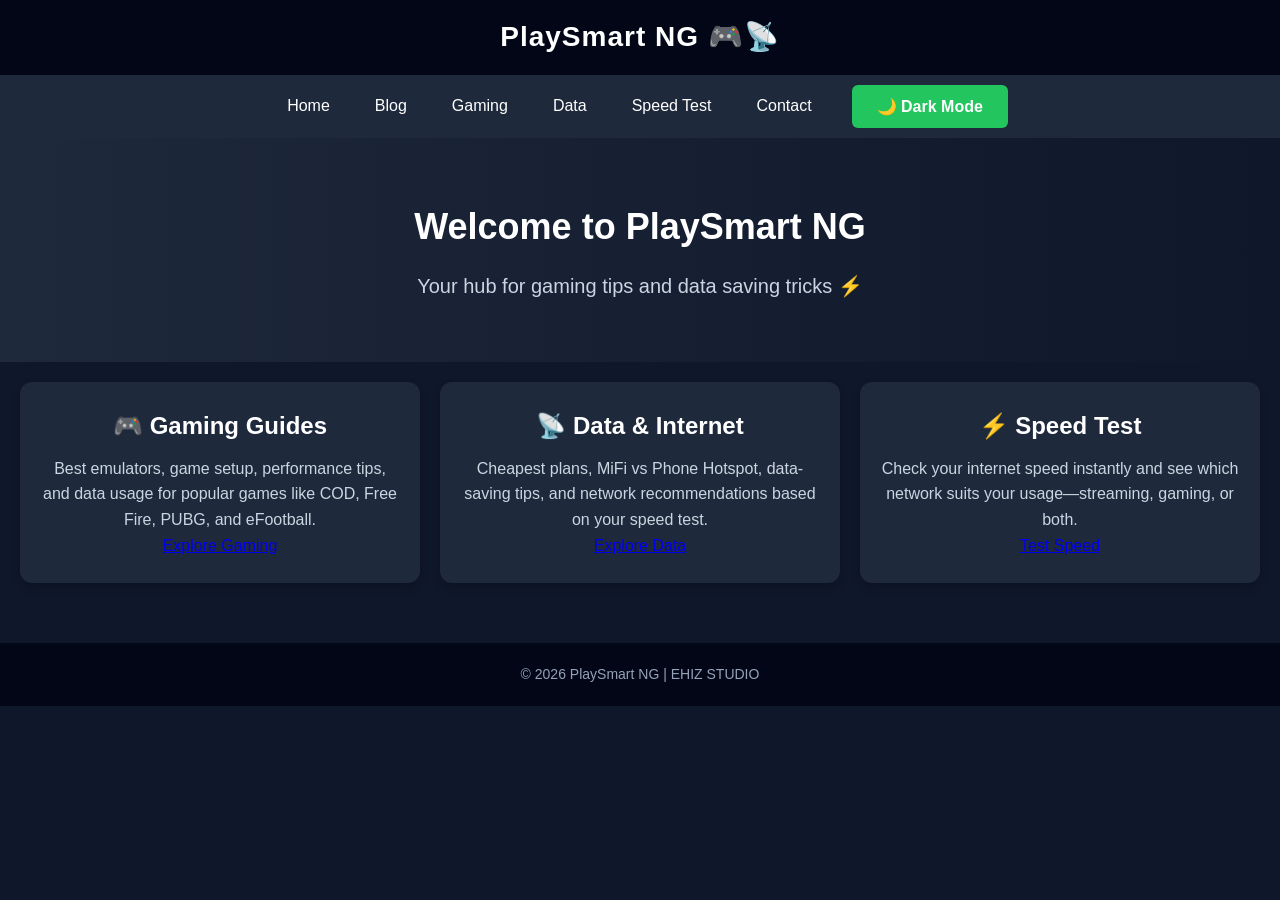
<file: index.html>
<!DOCTYPE html>
<html lang="en">
<head>
  <meta charset="UTF-8">
  <meta name="viewport" content="width=device-width, initial-scale=1.0">
  <title>PlaySmart NG</title>
  <!-- Link CSS -->
  <link rel="stylesheet" href="style.css">
</head>

<body>

<header>PlaySmart NG 🎮📡</header>

<nav>
  <a href="index.html">Home</a>
  <a href="blog.html">Blog</a>
  <a href="gaming.html">Gaming</a>
  <a href="data.html">Data</a>
  <a href="speed-test.html">Speed Test</a>
  <a href="contact.html">Contact</a>
  <button id="dark-mode-toggle" style="margin-left:10px;">🌙 Dark Mode</button>
</nav>

<section class="hero">
  <h1>Welcome to PlaySmart NG</h1>
  <p>Your hub for gaming tips and data saving tricks ⚡</p>
</section>

<section class="sections">

  <div class="card">
    <h2>🎮 Gaming Guides</h2>
    <p>Best emulators, game setup, performance tips, and data usage for popular games like COD, Free Fire, PUBG, and eFootball.</p>
    <a href="gaming.html" class="btn">Explore Gaming</a>
  </div>

  <div class="card">
    <h2>📡 Data & Internet</h2>
    <p>Cheapest plans, MiFi vs Phone Hotspot, data-saving tips, and network recommendations based on your speed test.</p>
    <a href="data.html" class="btn">Explore Data</a>
  </div>

  <div class="card">
    <h2>⚡ Speed Test</h2>
    <p>Check your internet speed instantly and see which network suits your usage—streaming, gaming, or both.</p>
    <a href="speed-test.html" class="btn">Test Speed</a>
  </div>

</section>

<footer>
  © 2026 PlaySmart NG | EHIZ STUDIO
</footer>

<!-- Link JS -->
<script src="script.js"></script>

</body>
</html>
</file>
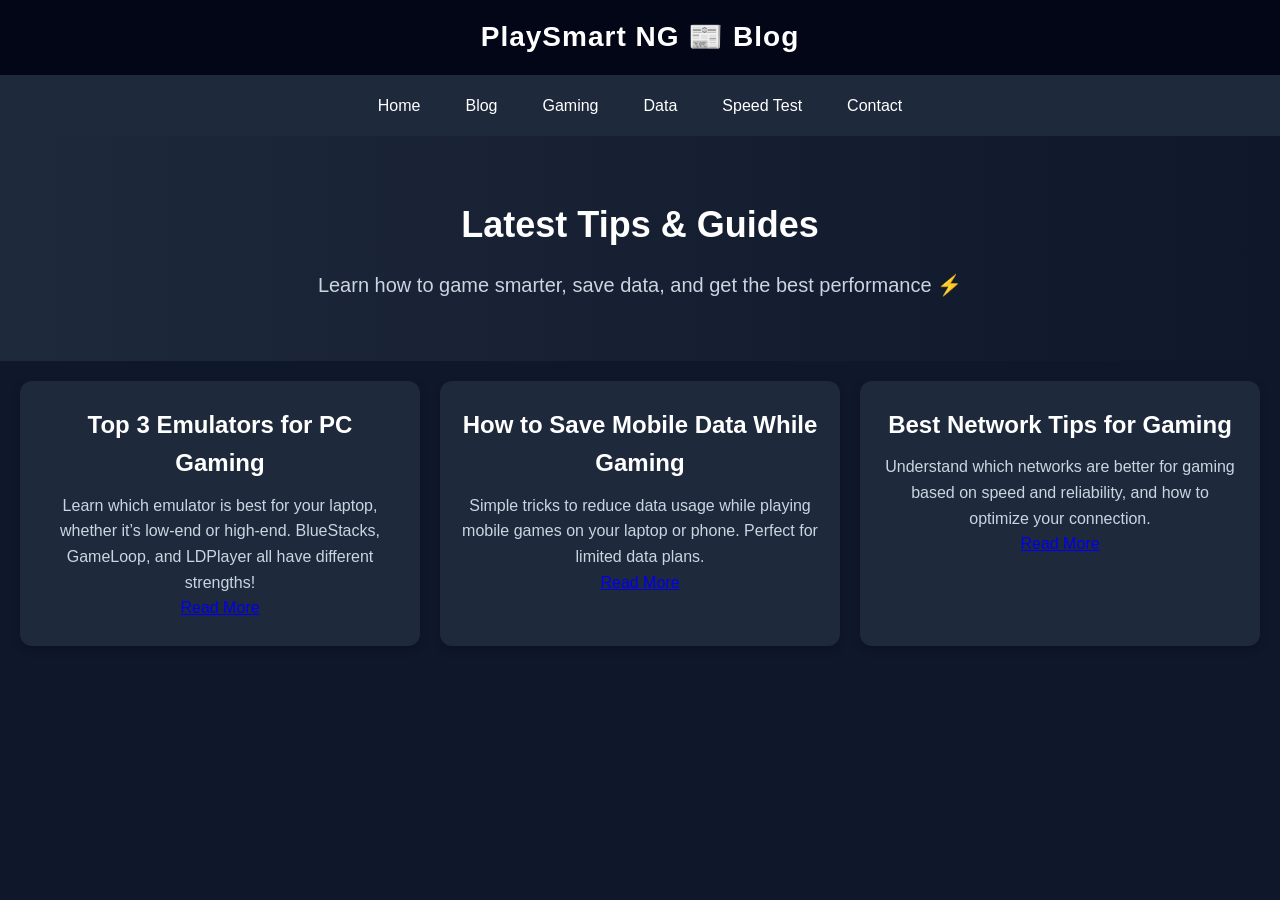
<file: blog.html>
<!DOCTYPE html>
<html lang="en">
<head>
  <meta charset="UTF-8">
  <title>Blog - PlaySmart NG</title>
  <link rel="stylesheet" href="style.css">
</head>
<body>

<header>PlaySmart NG 📰 Blog</header>

<nav>
  <a href="index.html">Home</a>
  <a href="blog.html">Blog</a>
  <a href="gaming.html">Gaming</a>
  <a href="data.html">Data</a>
  <a href="speed-test.html">Speed Test</a>
  <a href="contact.html">Contact</a>
</nav>

<section class="hero">
  <h1>Latest Tips & Guides</h1>
  <p>Learn how to game smarter, save data, and get the best performance ⚡</p>
</section>

<section class="sections">

  <!-- Blog Post 1 -->
  <div class="card">
    <h2>Top 3 Emulators for PC Gaming</h2>
    <p>Learn which emulator is best for your laptop, whether it’s low-end or high-end. BlueStacks, GameLoop, and LDPlayer all have different strengths!</p>
    <a href="gaming.html" class="btn">Read More</a>
  </div>

  <!-- Blog Post 2 -->
  <div class="card">
    <h2>How to Save Mobile Data While Gaming</h2>
    <p>Simple tricks to reduce data usage while playing mobile games on your laptop or phone. Perfect for limited data plans.</p>
    <a href="data.html" class="btn">Read More</a>
  </div>

  <!-- Blog Post 3 -->
  <div class="card">
    <h2>Best Network Tips for Gaming</h2>
    <p>Understand which networks are better for gaming based on speed and reliability, and how to optimize your connection.</p>
    <a href="data.html" class="btn">Read More</a>
  </div>

</section>

</body>
</html>
</file>
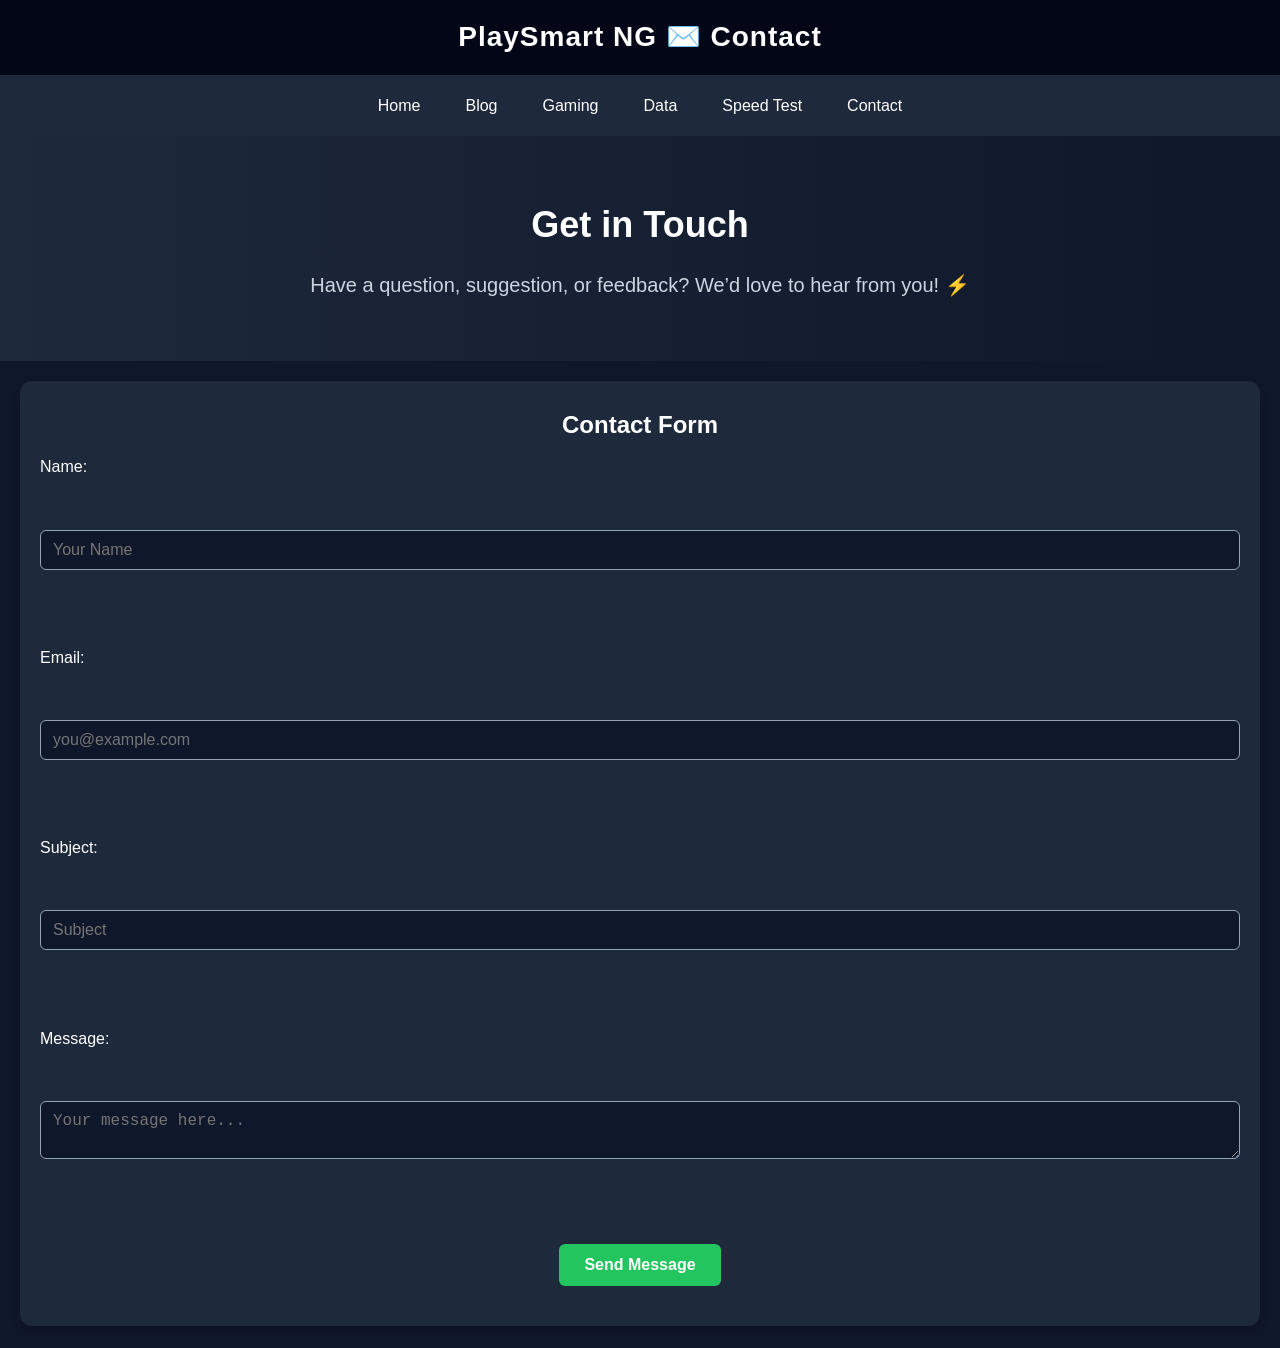
<file: contact.html>
<!DOCTYPE html>
<html lang="en">
<head>
  <meta charset="UTF-8">
  <title>Contact - PlaySmart NG</title>
  <link rel="stylesheet" href="style.css">
</head>
<body>

<header>PlaySmart NG ✉️ Contact</header>

<nav>
  <a href="index.html">Home</a>
  <a href="blog.html">Blog</a>
  <a href="gaming.html">Gaming</a>
  <a href="data.html">Data</a>
  <a href="speed-test.html">Speed Test</a>
  <a href="contact.html">Contact</a>
</nav>

<section class="hero">
  <h1>Get in Touch</h1>
  <p>Have a question, suggestion, or feedback? We’d love to hear from you! ⚡</p>
</section>

<section class="sections">

  <div class="card">
    <h2>Contact Form</h2>
    <form id="contact-form" method="POST">
      <!-- Web3Forms API Key -->
      <input type="hidden" name="access_key" value="79a95c5c-5706-470c-9382-e4563a9148c3" />

      <label for="name">Name:</label><br>
      <input type="text" id="name" name="name" placeholder="Your Name" required><br><br>

      <label for="email">Email:</label><br>
      <input type="email" id="email" name="email" placeholder="you@example.com" required><br><br>

      <label for="subject">Subject:</label><br>
      <input type="text" id="subject" name="subject" placeholder="Subject" required><br><br>

      <label for="message">Message:</label><br>
      <textarea id="message" name="message" placeholder="Your message here..." required></textarea><br><br>

      <button type="submit">Send Message</button>
    </form>
    <div id="form-response" style="margin-top: 15px; font-weight:bold;"></div>
  </div>

</section>

<script>
  const form = document.getElementById('contact-form');
  const response = document.getElementById('form-response');

  form.addEventListener('submit', async function(e) {
    e.preventDefault();

    response.style.color = "black";
    response.textContent = "Sending... ⏳";

    const formData = new FormData(form);

    try {
      const res = await fetch('https://api.web3forms.com/submit', {
        method: 'POST',
        body: formData
      });
      const data = await res.json();

      if (data.success) {
        response.style.color = "green";
        response.textContent = `✅ Thank you, ${formData.get('name')}! Your message has been sent.`;
        form.reset();
      } else {
        throw new Error(data.message || "Failed to send message");
      }
    } catch (err) {
      response.style.color = "red";
      response.textContent = `⚠️ Error: ${err.message}`;
    }
  });
</script>

</body>
</html>
</file>
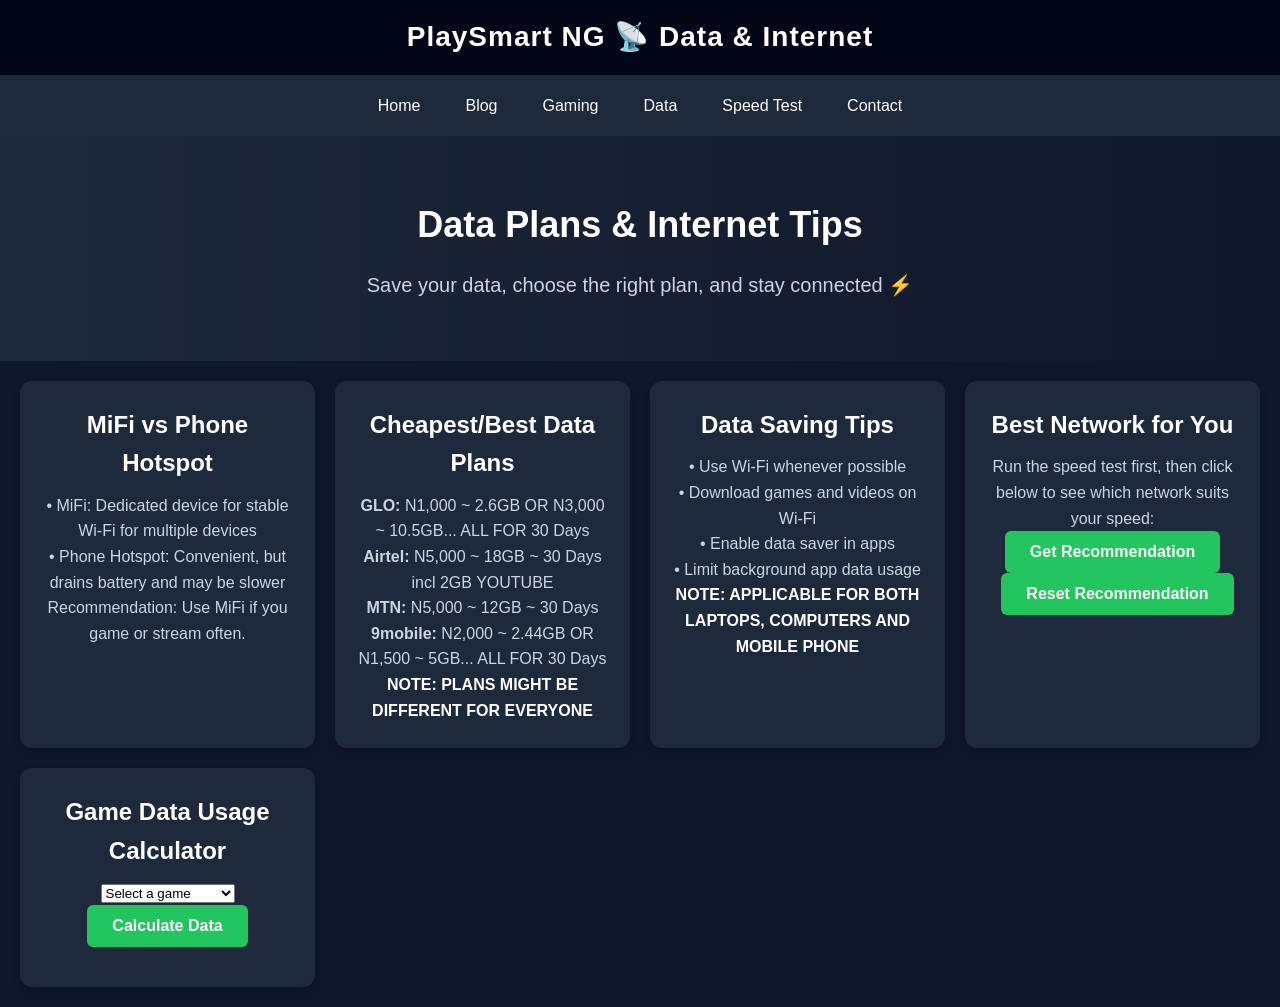
<file: data.html>
<!DOCTYPE html>
<html lang="en">
<head>
  <meta charset="UTF-8">
  <title>Data & Internet - PlaySmart NG</title>
  <link rel="stylesheet" href="style.css">
</head>
<body>

<header>PlaySmart NG 📡 Data & Internet</header>

<nav>
  <a href="index.html">Home</a>
  <a href="blog.html">Blog</a>
  <a href="gaming.html">Gaming</a>
  <a href="data.html">Data</a>
  <a href="speed-test.html">Speed Test</a>
  <a href="contact.html">Contact</a>
</nav>

<section class="hero">
  <h1>Data Plans & Internet Tips</h1>
  <p>Save your data, choose the right plan, and stay connected ⚡</p>
</section>

<section class="sections">

  <!-- Card 1: MiFi vs Phone Hotspot -->
  <div class="card">
    <h2>MiFi vs Phone Hotspot</h2>
    <p>
      • MiFi: Dedicated device for stable Wi-Fi for multiple devices<br>
      • Phone Hotspot: Convenient, but drains battery and may be slower<br>
      Recommendation: Use MiFi if you game or stream often.
    </p>
  </div>

  <!-- Card 2: Cheapest/Best Data Plans -->
  <div class="card">
    <h2>Cheapest/Best Data Plans</h2>
    <p>
      <strong>GLO:</strong> N1,000 ~ 2.6GB OR N3,000 ~ 10.5GB... ALL FOR 30 Days<br>
      <strong>Airtel:</strong> N5,000 ~ 18GB ~ 30 Days incl 2GB YOUTUBE<br>
      <strong>MTN:</strong> N5,000 ~ 12GB ~ 30 Days<br>
      <strong>9mobile:</strong> N2,000 ~ 2.44GB OR N1,500 ~ 5GB... ALL FOR 30 Days
    </p>
    <strong>NOTE: PLANS MIGHT BE DIFFERENT FOR EVERYONE</strong>
  </div>

  <!-- Card 3: Data Saving Tips -->
  <div class="card">
    <h2>Data Saving Tips</h2>
    <p>
      • Use Wi-Fi whenever possible<br>
      • Download games and videos on Wi-Fi<br>
      • Enable data saver in apps<br>
      • Limit background app data usage
    </p>
    <strong>NOTE: APPLICABLE FOR BOTH LAPTOPS, COMPUTERS AND MOBILE PHONE</strong>
  </div>

  <!-- Card 4: Network Recommendation -->
  <div class="card">
    <h2>Best Network for You</h2>
    <p>Run the speed test first, then click below to see which network suits your speed:</p>
    <button onclick="recommendNetwork()">Get Recommendation</button>
    <button onclick="resetNetworkRecommendation()" style="margin-left:10px;">Reset Recommendation</button>
    <div id="network-result" style="margin-top:15px; font-weight:bold;"></div>
  </div>

  <!-- Card 5: Game Data Usage Calculator -->
  <div class="card">
    <h2>Game Data Usage Calculator</h2>
    <select id="game-select">
      <option value="" disabled selected>Select a game</option>
      <option value="COD">Call of Duty Mobile</option>
      <option value="FreeFire">Free Fire</option>
      <option value="PUBG">PUBG Mobile</option>
      <option value="Efootball">Efootball</option>
    </select>
    <button onclick="calculateData()">Calculate Data</button>
    <div id="data-result" style="margin-top: 15px; font-weight:bold;"></div>
  </div>

</section>

<!-- Scripts -->
<script>
  // ------------------------------
  // Network Recommendation
  // ------------------------------
  function recommendNetwork() {
    let networkResult = document.getElementById("network-result");
    let lastSpeed = localStorage.getItem("lastSpeed");

    if (!lastSpeed) {
      networkResult.innerHTML = "⚠️ Please run the Speed Test first!";
      return;
    }

    lastSpeed = parseFloat(lastSpeed);
    let message = "";

    if (lastSpeed < 2) {
      message = "😢 Your network is very slow. Consider GLO or Airtel for basic browsing.";
    } else if (lastSpeed < 5) {
      message = "📱 Your network is okay for streaming. MTN or 9mobile might work best.";
    } else if (lastSpeed < 10) {
      message = "🎬 Your network is good for streaming. All major providers (GLO, MTN, Airtel, 9mobile) are fine.";
    } else if (lastSpeed < 20) {
      message = "🎮 Your network is great for gaming & streaming. MTN or GLO recommended for stable connection.";
    } else {
      message = "🚀 Excellent network! Any provider will work perfectly, even for heavy gaming.";
    }

    networkResult.innerHTML = message;
  }

  function resetNetworkRecommendation() {
    localStorage.removeItem("lastSpeed");
    let networkResult = document.getElementById("network-result");
    if (networkResult) networkResult.innerHTML = "⚠️ Recommendation reset. Run the speed test again!";
    let result = document.getElementById("result");
    if (result) result.innerHTML = "";
  }

  // ------------------------------
  // Game Data Usage Calculator
  // ------------------------------
  function calculateData() {
    const game = document.getElementById("game-select").value;
    const result = document.getElementById("data-result");

    if (!game) {
      result.style.color = "red";
      result.textContent = "⚠️ Please select a game!";
      return;
    }

    const usage = {
      "COD": 100,       // MB per hour
      "FreeFire": 50,
      "PUBG": 150,
      "Efootball": 70
    };

    result.style.color = "green";
    result.textContent = `🎮 ${game} uses roughly ${usage[game]} MB per hour.`;
  }
</script>

</body>
</html>
</file>
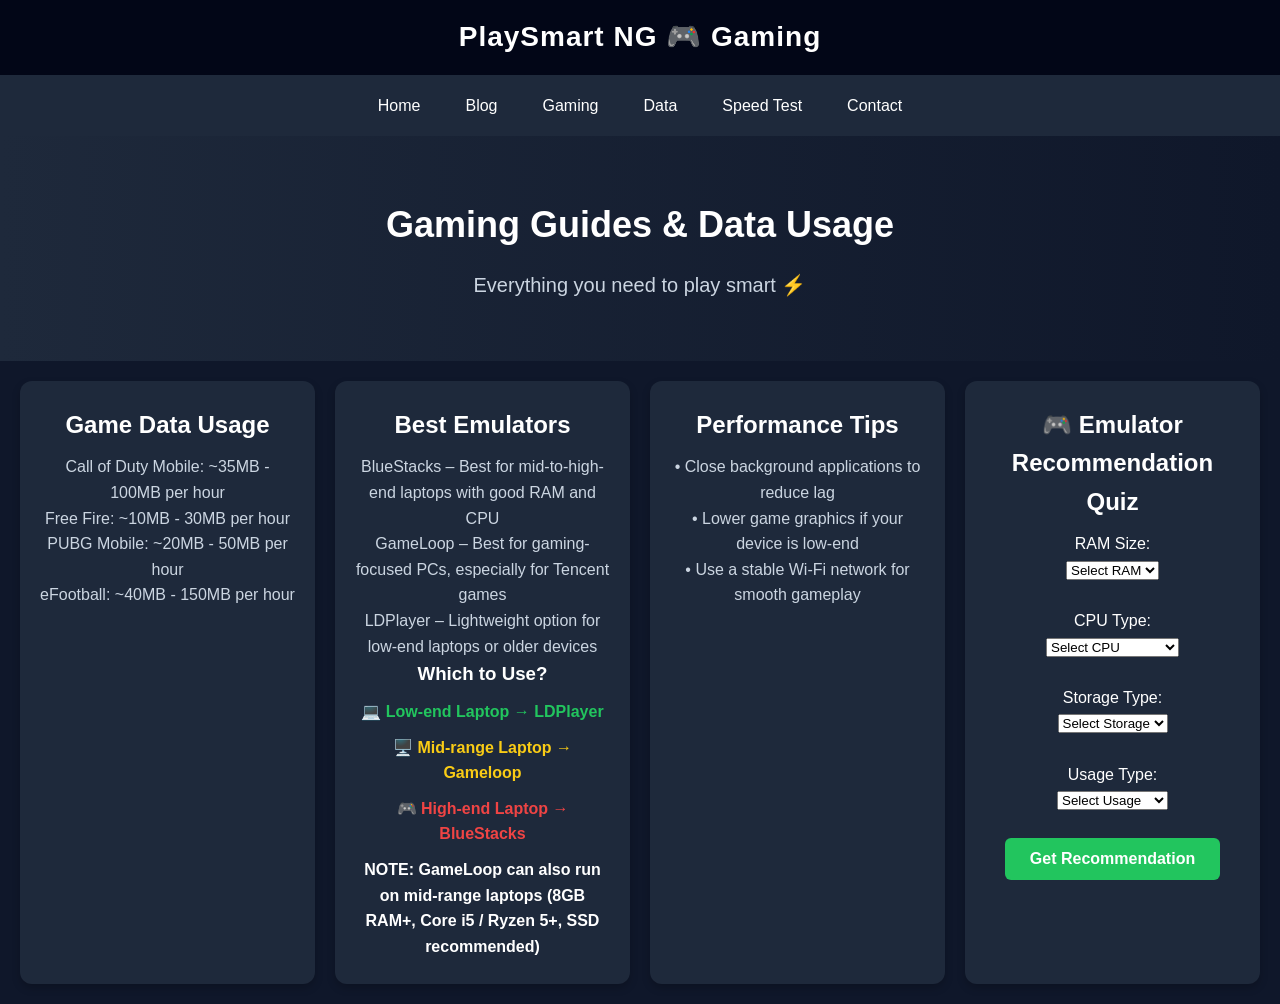
<file: gaming.html>
<!DOCTYPE html>
<html lang="en">
<head>
  <meta charset="UTF-8">
  <title>Gaming - PlaySmart NG</title>
  <link rel="stylesheet" href="style.css">
</head>
<body>

<header>PlaySmart NG 🎮 Gaming</header>

<nav>
  <a href="index.html">Home</a>
  <a href="blog.html">Blog</a>
  <a href="gaming.html">Gaming</a>
  <a href="data.html">Data</a>
  <a href="speed-test.html">Speed Test</a>
  <a href="contact.html">Contact</a>
</nav>

<section class="hero">
  <h1>Gaming Guides & Data Usage</h1>
  <p>Everything you need to play smart ⚡</p>
</section>

<section class="sections">

  <!-- Card 1: Game Data Usage -->
  <div class="card">
    <h2>Game Data Usage</h2>
    <p>
      Call of Duty Mobile: ~35MB - 100MB per hour<br>
      Free Fire: ~10MB - 30MB per hour<br>
      PUBG Mobile: ~20MB - 50MB per hour<br>
      eFootball: ~40MB - 150MB per hour
    </p>
  </div>

  <!-- Card 2: Best Emulators -->
  <div class="card">
    <h2>Best Emulators</h2>
    <p>
      BlueStacks – Best for mid-to-high-end laptops with good RAM and CPU<br>
      GameLoop – Best for gaming-focused PCs, especially for Tencent games<br>
      LDPlayer – Lightweight option for low-end laptops or older devices
    </p>

    <h3>Which to Use?</h3>
    <ul class="emulator-list">
      <li class="low">💻 Low-end Laptop → LDPlayer</li>
      <li class="mid">🖥️ Mid-range Laptop → Gameloop</li>
      <li class="high">🎮 High-end Laptop → BlueStacks</li>
    </ul>

    <h4>
      NOTE: GameLoop can also run on mid-range laptops (8GB RAM+, Core i5 / Ryzen 5+, SSD recommended)
    </h4>
  </div>

  <!-- Card 3: Performance Tips -->
  <div class="card">
    <h2>Performance Tips</h2>
    <p>
      • Close background applications to reduce lag<br>
      • Lower game graphics if your device is low-end<br>
      • Use a stable Wi-Fi network for smooth gameplay
    </p>
  </div>

  <!-- Card 4: Emulator Recommendation Quiz -->
  <div class="card">
    <h2>🎮 Emulator Recommendation Quiz</h2>

    <label>RAM Size:</label><br>
    <select id="ram">
      <option value="">Select RAM</option>
      <option value="4">4GB</option>
      <option value="8">8GB</option>
      <option value="16">16GB+</option>
    </select><br><br>

    <label>CPU Type:</label><br>
    <select id="cpu">
      <option value="">Select CPU</option>
      <option value="i3">Core i3 / Ryzen 3</option>
      <option value="i5">Core i5 / Ryzen 5</option>
      <option value="i7">Core i7 / Ryzen 7+</option>
    </select><br><br>

    <label>Storage Type:</label><br>
    <select id="storage">
      <option value="">Select Storage</option>
      <option value="hdd">HDD</option>
      <option value="ssd">SSD</option>
    </select><br><br>

    <label>Usage Type:</label><br>
    <select id="usage">
      <option value="">Select Usage</option>
      <option value="light">Light Gaming</option>
      <option value="medium">Balanced</option>
      <option value="heavy">Heavy Gaming</option>
    </select><br><br>

    <button id="get-recommendation">Get Recommendation</button>

    <div id="emulator-result" style="margin-top:15px; font-weight:bold;"></div>
    <div id="best-games" style="margin-top:10px; font-weight:bold;"></div>
  </div>

</section>

<!-- External JS -->
<script src="script.js"></script>

</body>
</html>
</file>
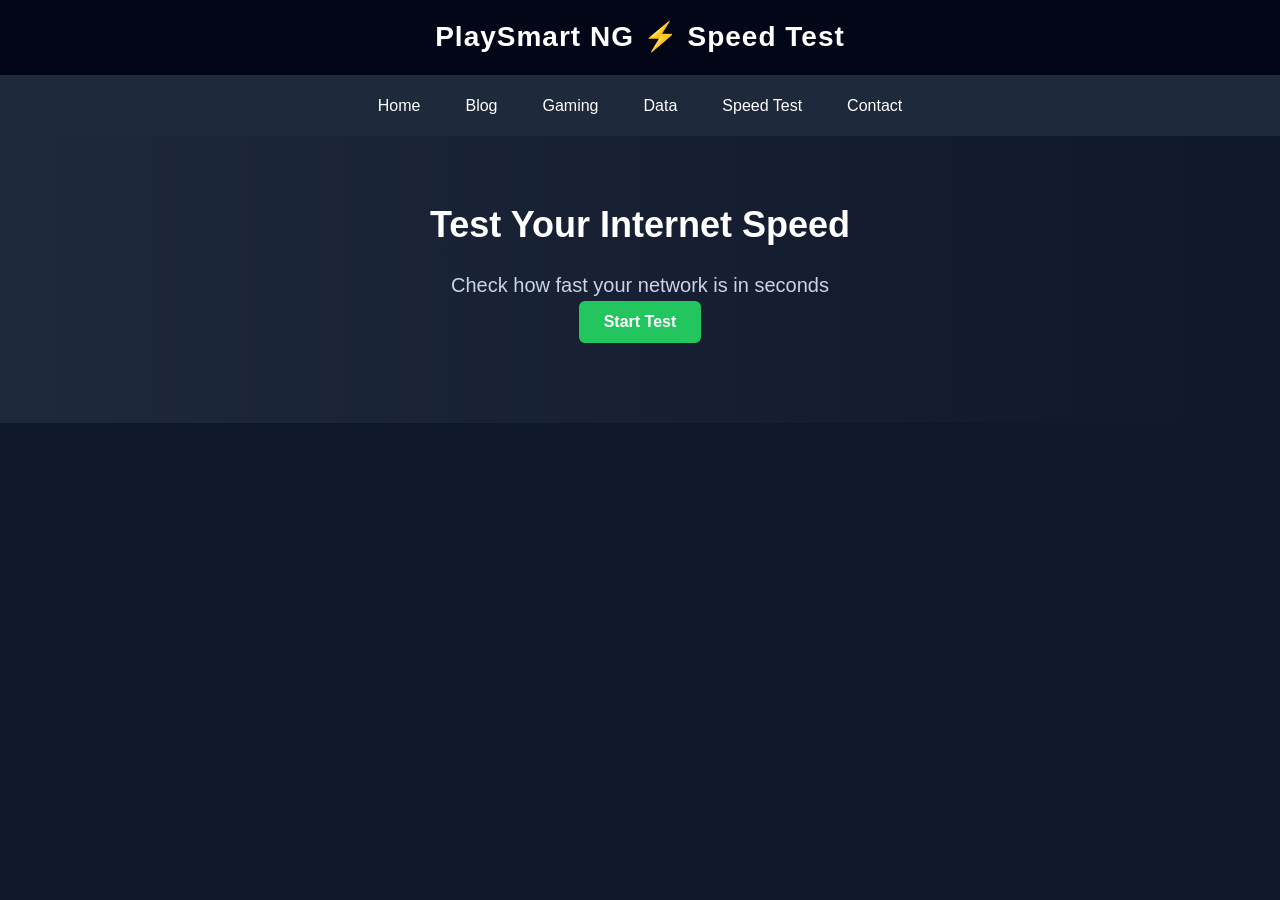
<file: speed-test.html>
<!DOCTYPE html>
<html lang="en">
<head>
  <meta charset="UTF-8">
  <title>Speed Test - PlaySmart NG</title>

  <link rel="stylesheet" href="style.css">
</head>

<body>

<header>PlaySmart NG ⚡ Speed Test</header>

<nav>
  <a href="index.html">Home</a>
  <a href="blog.html">Blog</a>
  <a href="gaming.html">Gaming</a>
  <a href="data.html">Data</a>
  <a href="speed-test.html">Speed Test</a>
  <a href="contact.html">Contact</a>
</nav>

<section class="hero">
  <h1>Test Your Internet Speed</h1>
  <p>Check how fast your network is in seconds</p>

  <button onclick="startTest()">Start Test</button>

  <div id="result"></div>
</section>

<script src="script.js"></script>

</body>
</html>
</file>
<file: style.css>
/* ------------------------------
   Global Styles
------------------------------ */
* {
  box-sizing: border-box;
  margin: 0;
  padding: 0;
}

body {
  font-family: Arial, sans-serif;
  background-color: #0f172a;
  color: #ffffff;
  line-height: 1.6;
}

/* ------------------------------
   Header
------------------------------ */
header {
  background-color: #020617;
  padding: 15px 20px;
  text-align: center;
  font-size: 28px;
  font-weight: bold;
  letter-spacing: 1px;
}

/* ------------------------------
   Navigation
------------------------------ */
nav {
  display: flex;
  justify-content: center;
  flex-wrap: wrap;
  gap: 15px;
  background-color: #1e293b;
  padding: 10px 0;
}

nav a {
  color: #ffffff;
  text-decoration: none;
  font-size: 16px;
  padding: 8px 15px;
  border-radius: 5px;
  transition: background 0.3s;
}

nav a:hover {
  background-color: #22c55e;
  color: #020617;
}

/* ------------------------------
   Hero Section
------------------------------ */
.hero {
  text-align: center;
  padding: 60px 20px;
  background: linear-gradient(to right, #1e293b, #0f172a);
}

.hero h1 {
  font-size: 36px;
  margin-bottom: 15px;
}

.hero p {
  font-size: 20px;
  color: #cbd5e1;
}

/* ------------------------------
   Sections / Grid
------------------------------ */
.sections {
  display: grid;
  grid-template-columns: repeat(auto-fit, minmax(280px, 1fr));
  gap: 20px;
  padding: 20px;
}

/* ------------------------------
   Cards
------------------------------ */
.card {
  background-color: #1e293b;
  padding: 25px 20px;
  border-radius: 12px;
  text-align: center;
  box-shadow: 0 4px 8px rgba(0,0,0,0.2);
  transition: transform 0.3s, box-shadow 0.3s;
}

.card:hover {
  transform: translateY(-5px);
  box-shadow: 0 6px 15px rgba(0,0,0,0.3);
}

.card h2 {
  font-size: 24px;
  margin-bottom: 10px;
}

.card p {
  font-size: 16px;
  color: #cbd5e1;
}

/* ------------------------------
   Footer
------------------------------ */
footer {
  text-align: center;
  padding: 20px;
  background-color: #020617;
  font-size: 14px;
  color: #94a3b8;
  margin-top: 40px;
}

/* ------------------------------
   Buttons
------------------------------ */
button {
  padding: 12px 25px;
  font-size: 16px;
  font-weight: bold;
  background-color: #22c55e;
  border: none;
  color: #ffffff;
  cursor: pointer;
  border-radius: 6px;
  transition: background 0.3s, transform 0.2s;
}

button:hover {
  background-color: #16a34a;
  transform: scale(1.05);
}

/* ------------------------------
   Speed Test & Results
------------------------------ */
#result {
  margin-top: 20px;
  font-size: 24px;
  font-weight: bold;
}

#network-result {
  margin-top: 15px;
  font-weight: bold;
  font-size: 18px;
}

/* ------------------------------
   Form Styles
------------------------------ */
form {
  display: flex;
  flex-direction: column;
  gap: 12px;
  text-align: left;
}

form input, form textarea {
  padding: 10px 12px;
  border-radius: 6px;
  border: 1px solid #94a3b8;
  font-size: 16px;
  background-color: #0f172a;
  color: #ffffff;
  transition: border 0.3s, background 0.3s;
}

form input:focus, form textarea:focus {
  outline: none;
  border-color: #22c55e;
  background-color: #1e293b;
}

form button {
  align-self: center;
  margin-top: 10px;
}

/* ------------------------------
   Emulator / Game Lists
------------------------------ */
.emulator-list {
  list-style: none;
  padding: 0;
}

.emulator-list li {
  margin: 10px 0;
  font-size: 16px;
}

.emulator-list .low {
  color: #22c55e; /* Green for low-end */
  font-weight: bold;
}

.emulator-list .mid {
  color: #facc15; /* Yellow for mid-range */
  font-weight: bold;
}

.emulator-list .high {
  color: #ef4444; /* Red for high-end */
  font-weight: bold;
}

/* ------------------------------
   Dark Mode (Optional)
------------------------------ */
body.dark-mode {
  background-color: #0f172a;
  color: #f1f5f9;
}

body.dark-mode header,
body.dark-mode footer,
body.dark-mode nav {
  background-color: #020617;
}

body.dark-mode .card {
  background-color: #1e293b;
}

body.dark-mode input,
body.dark-mode textarea {
  background-color: #0f172a;
  color: #ffffff;
  border-color: #94a3b8;
}

/* ------------------------------
   Responsive Typography
------------------------------ */
@media (max-width: 768px) {
  .hero h1 {
    font-size: 28px;
  }

  .hero p {
    font-size: 18px;
  }

  .card h2 {
    font-size: 20px;
  }
}
</file>
